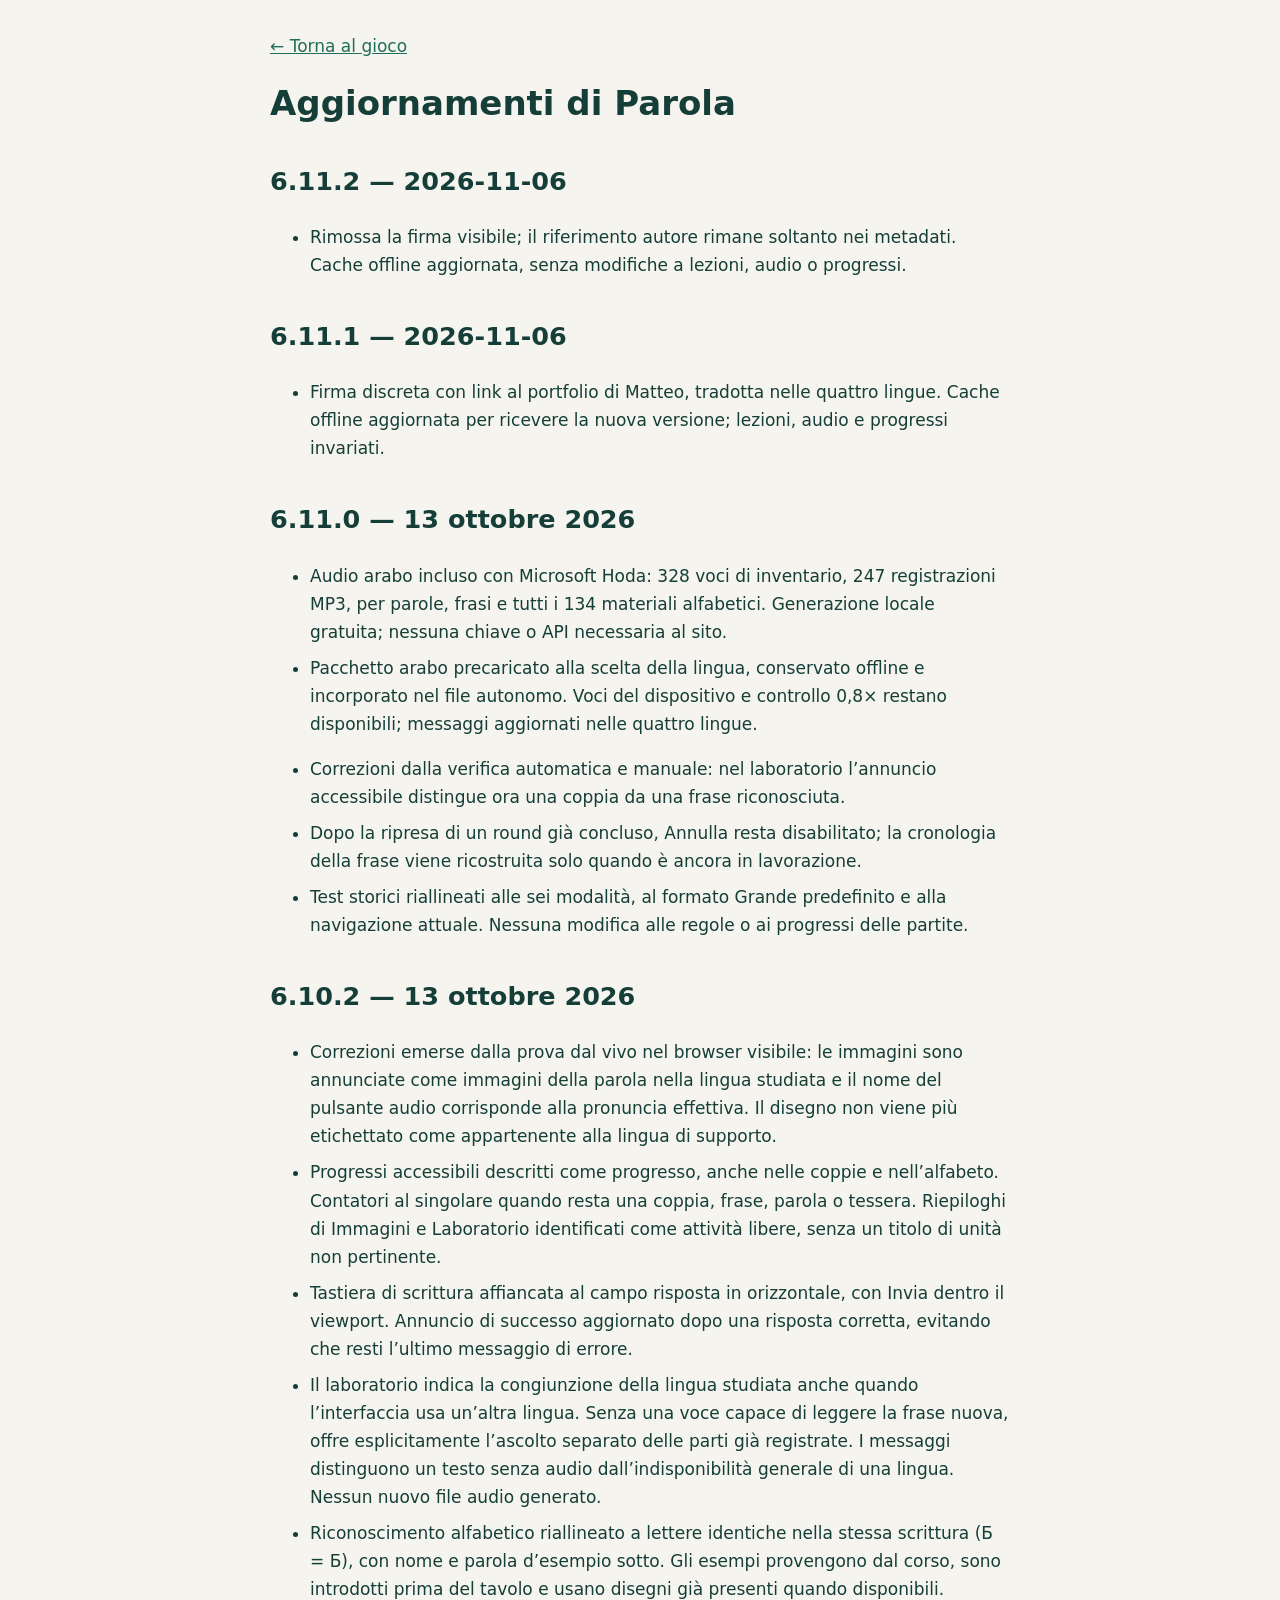
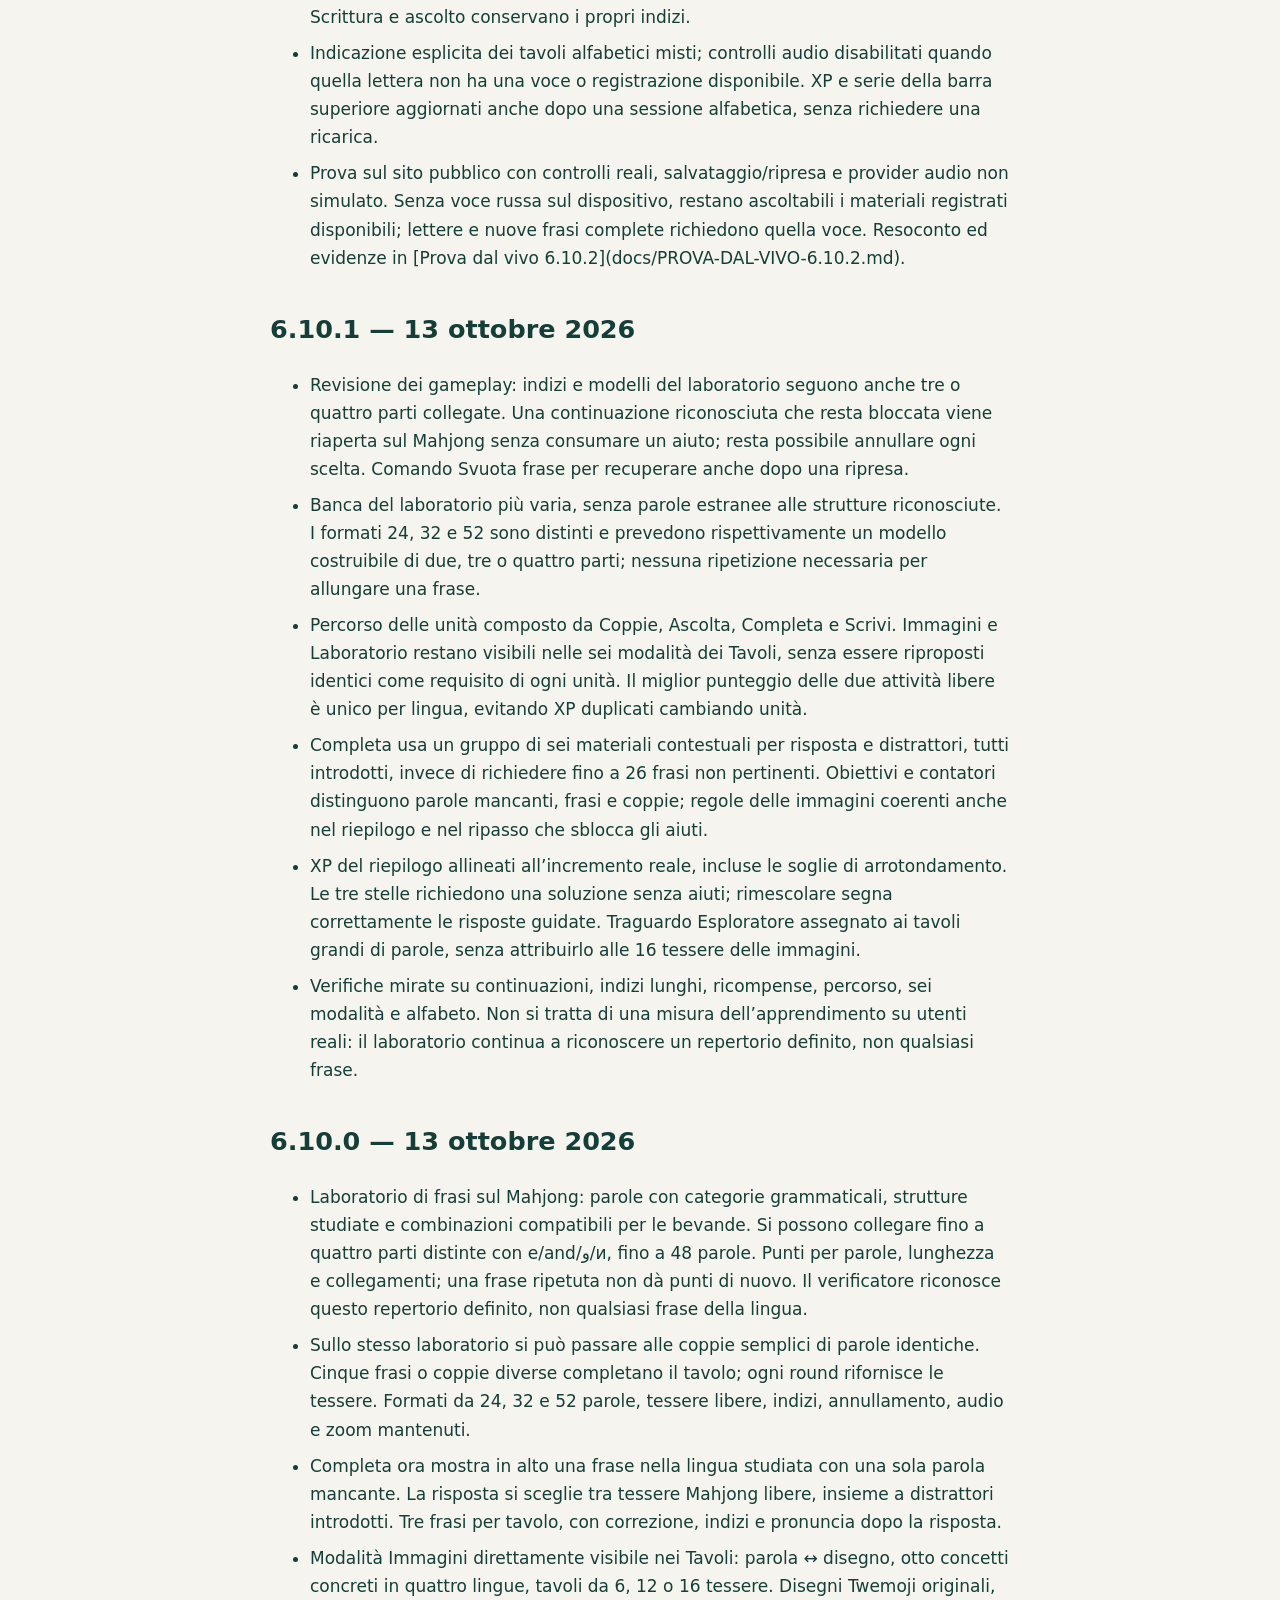
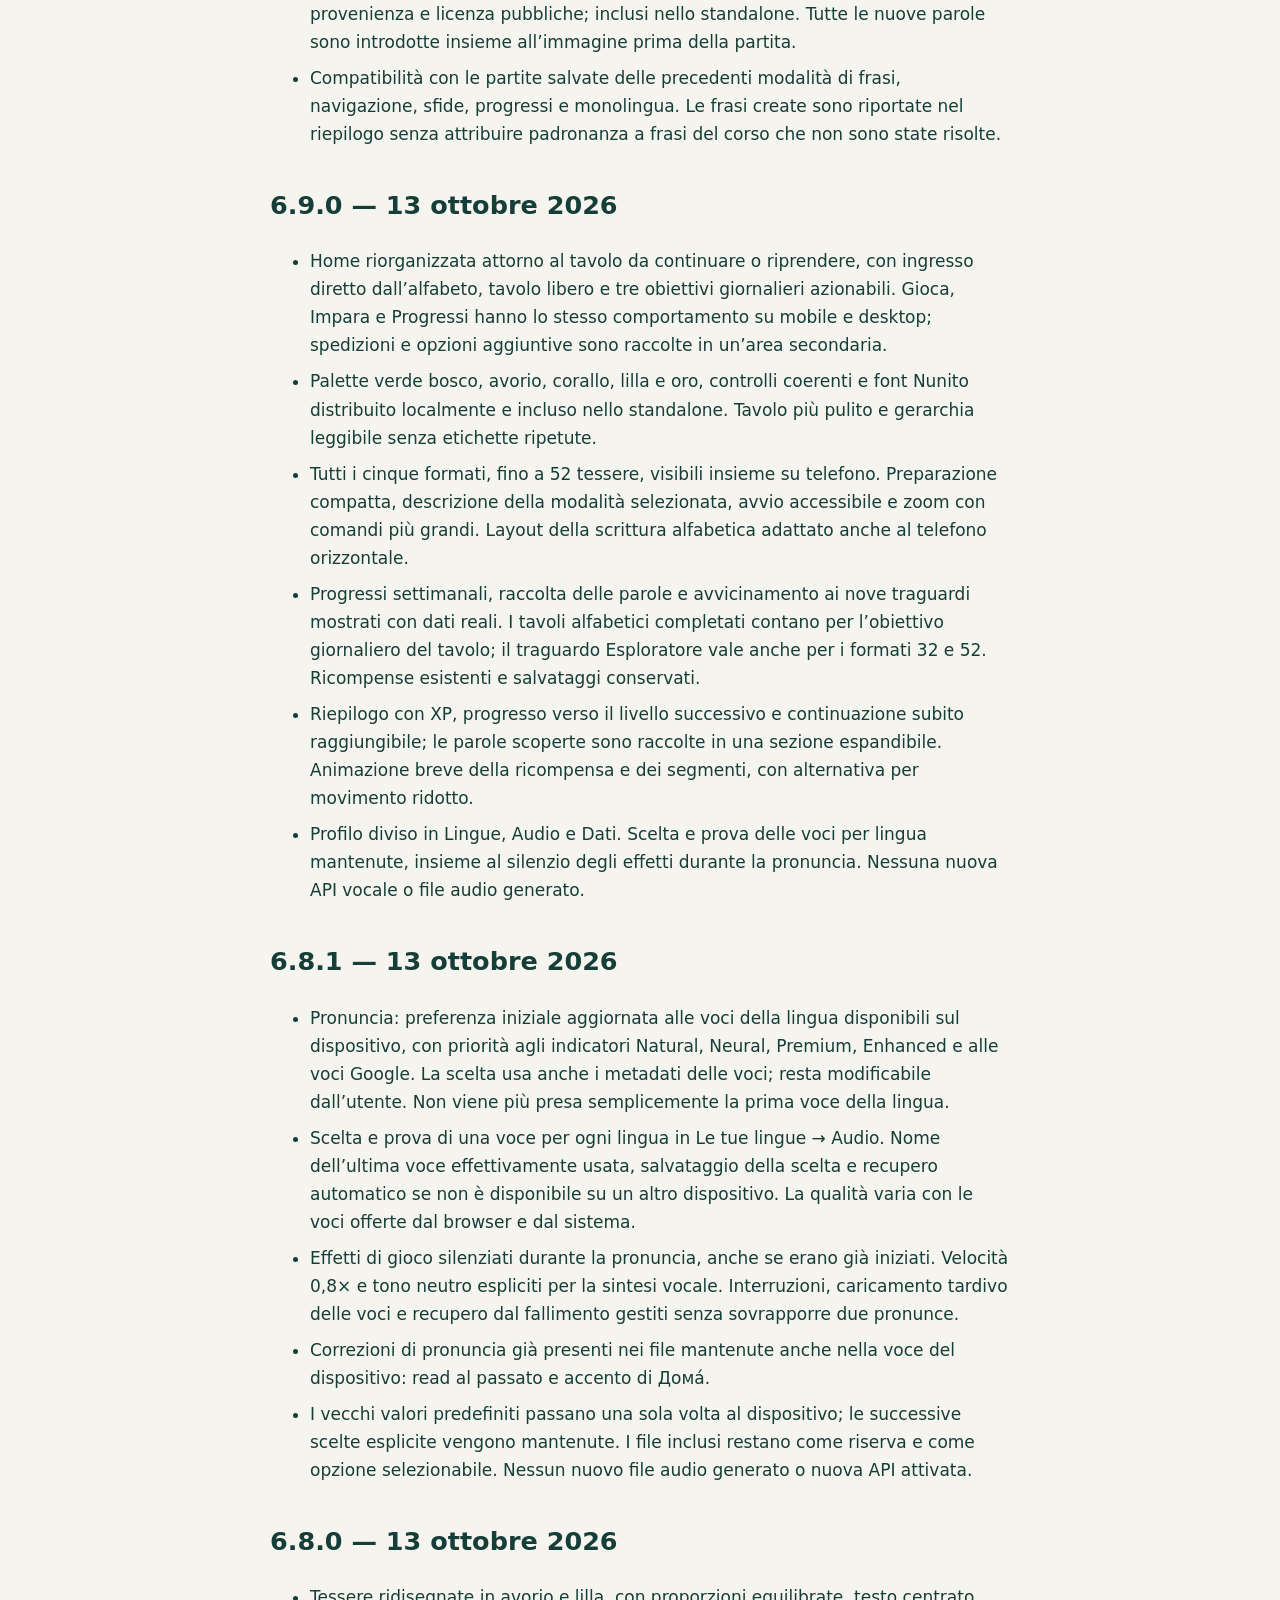
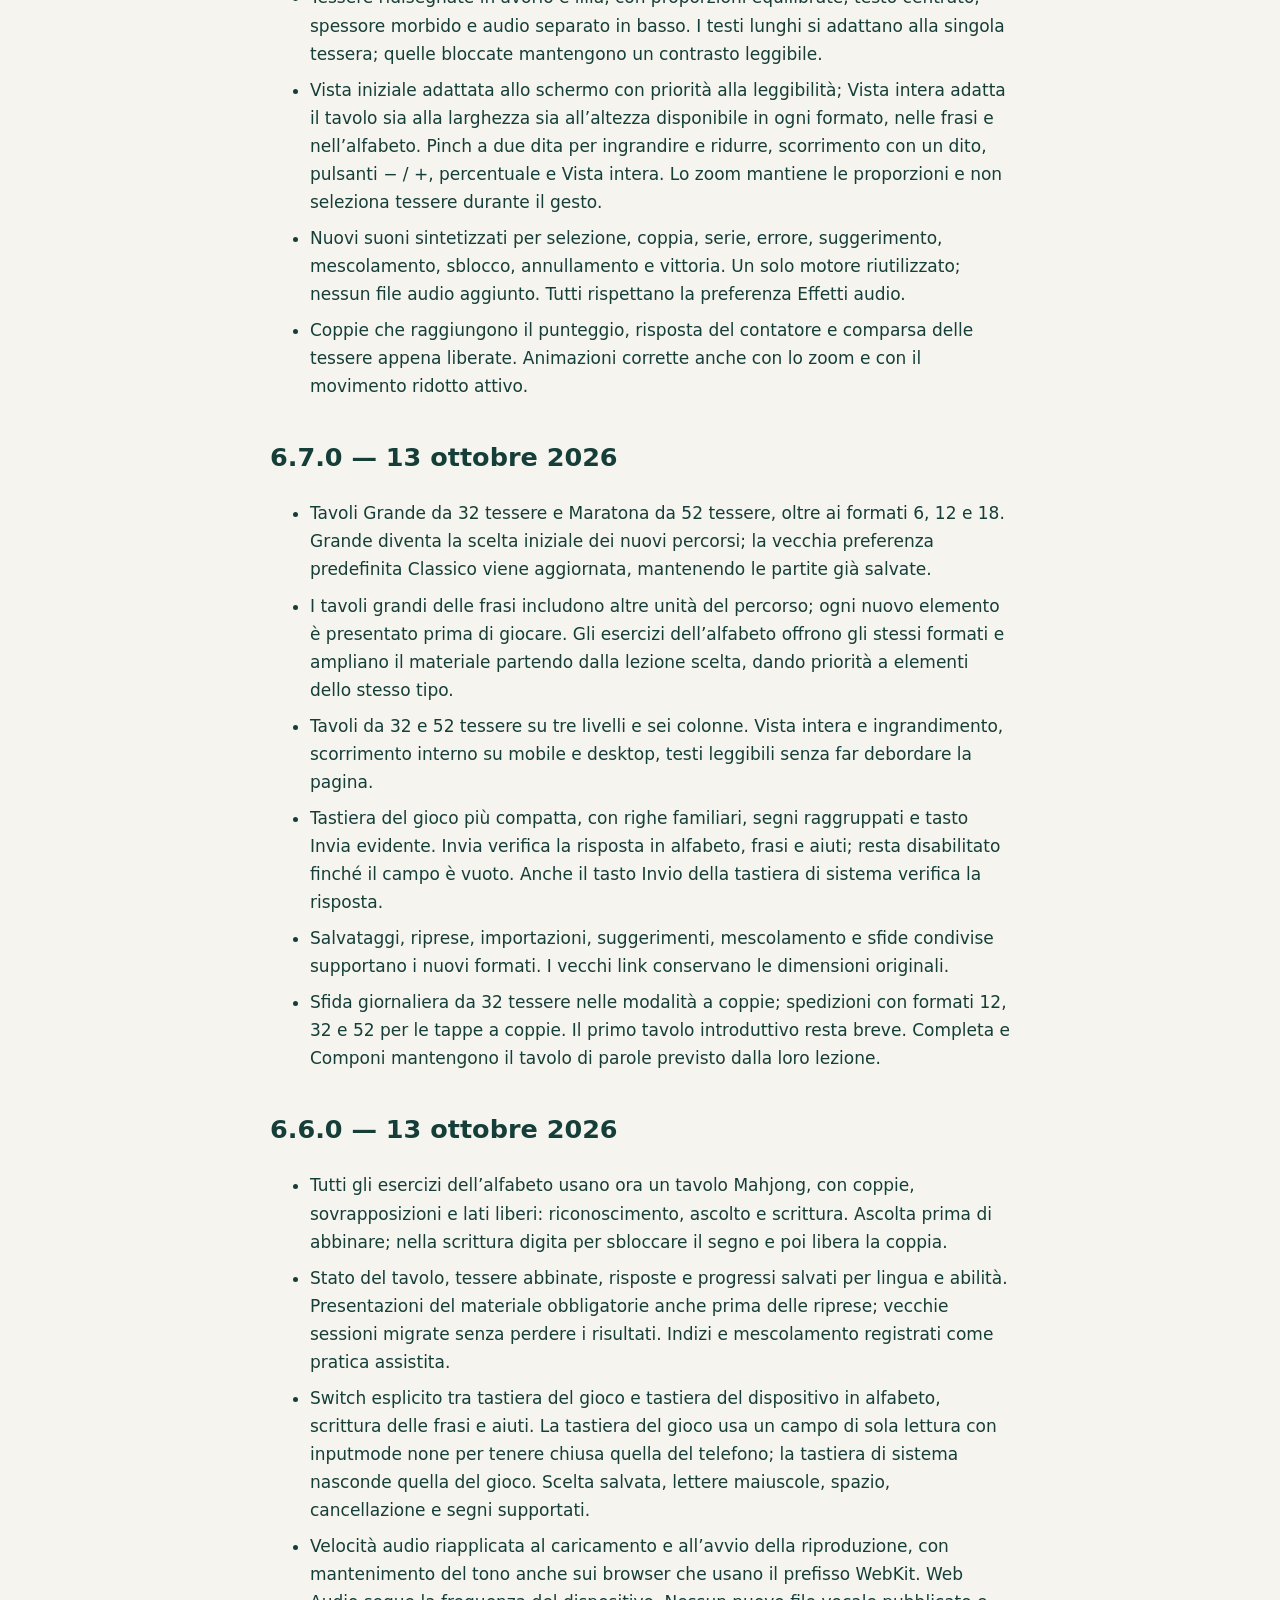
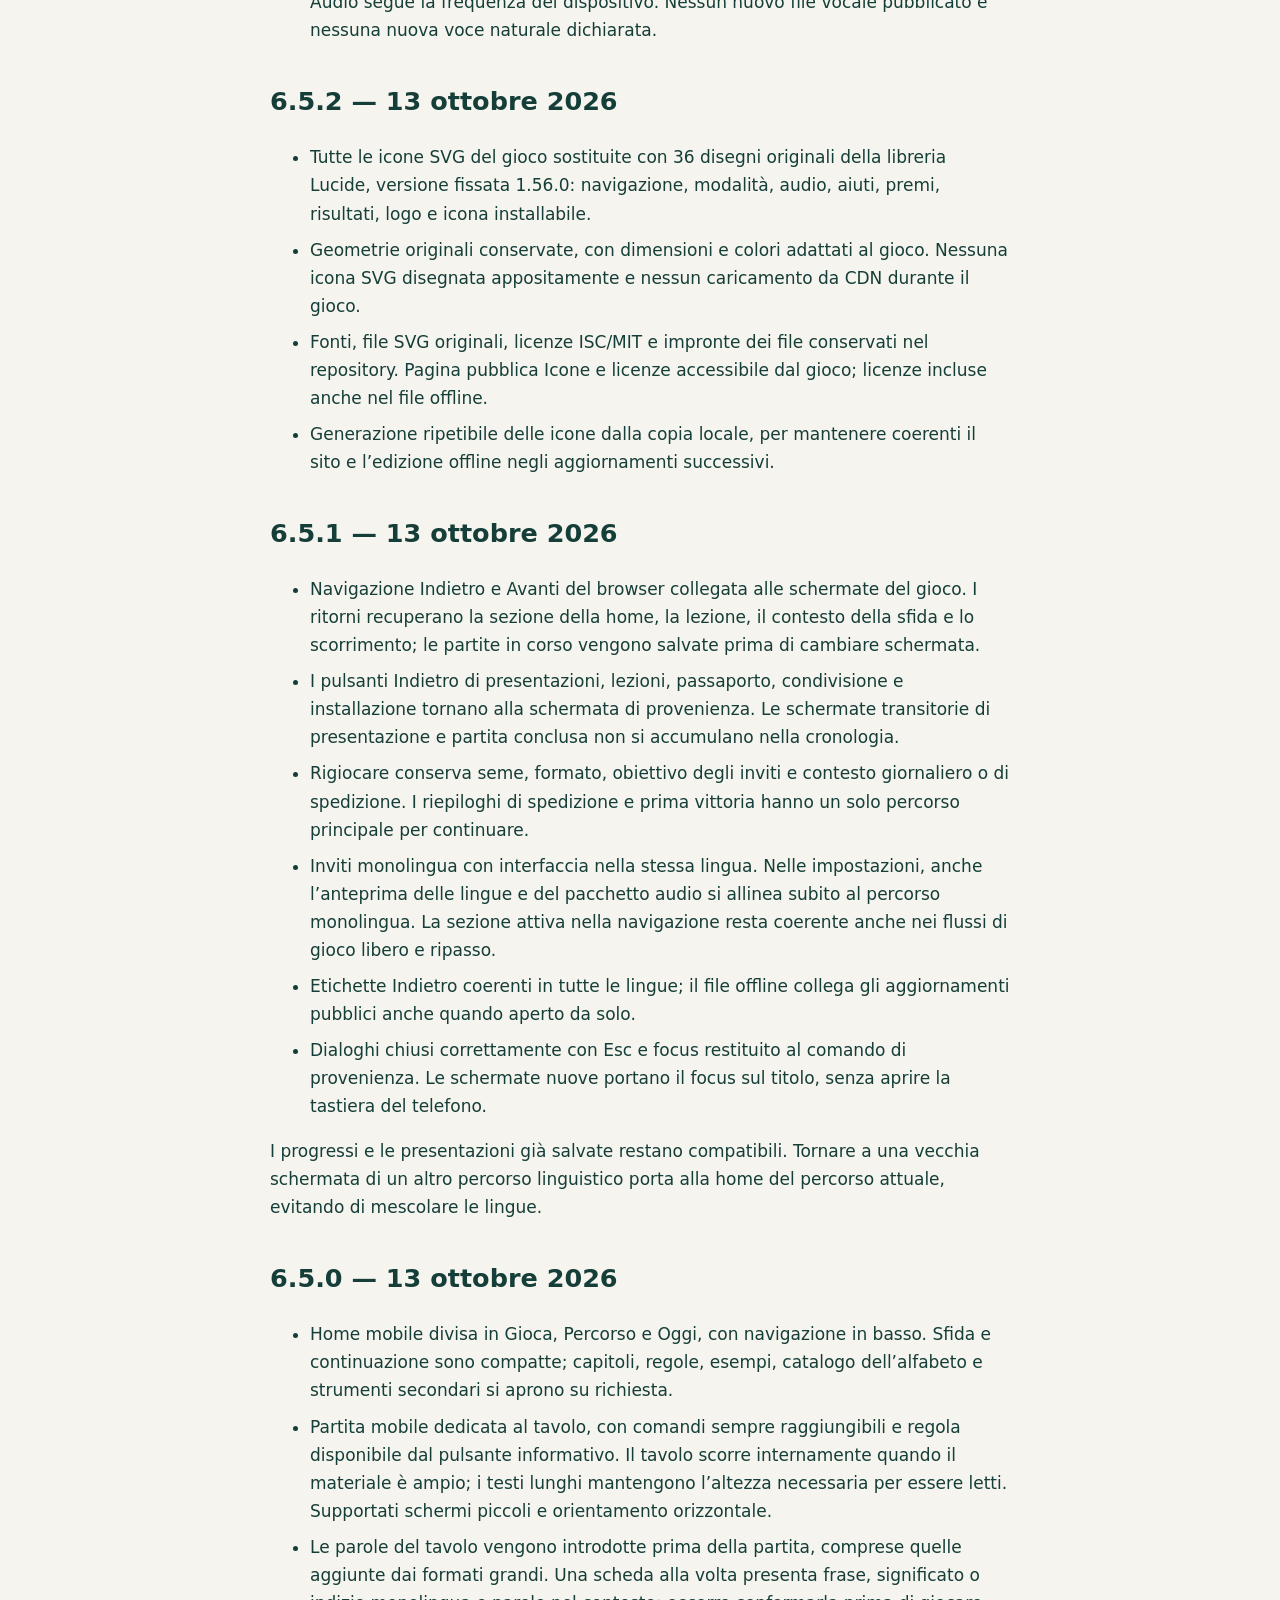
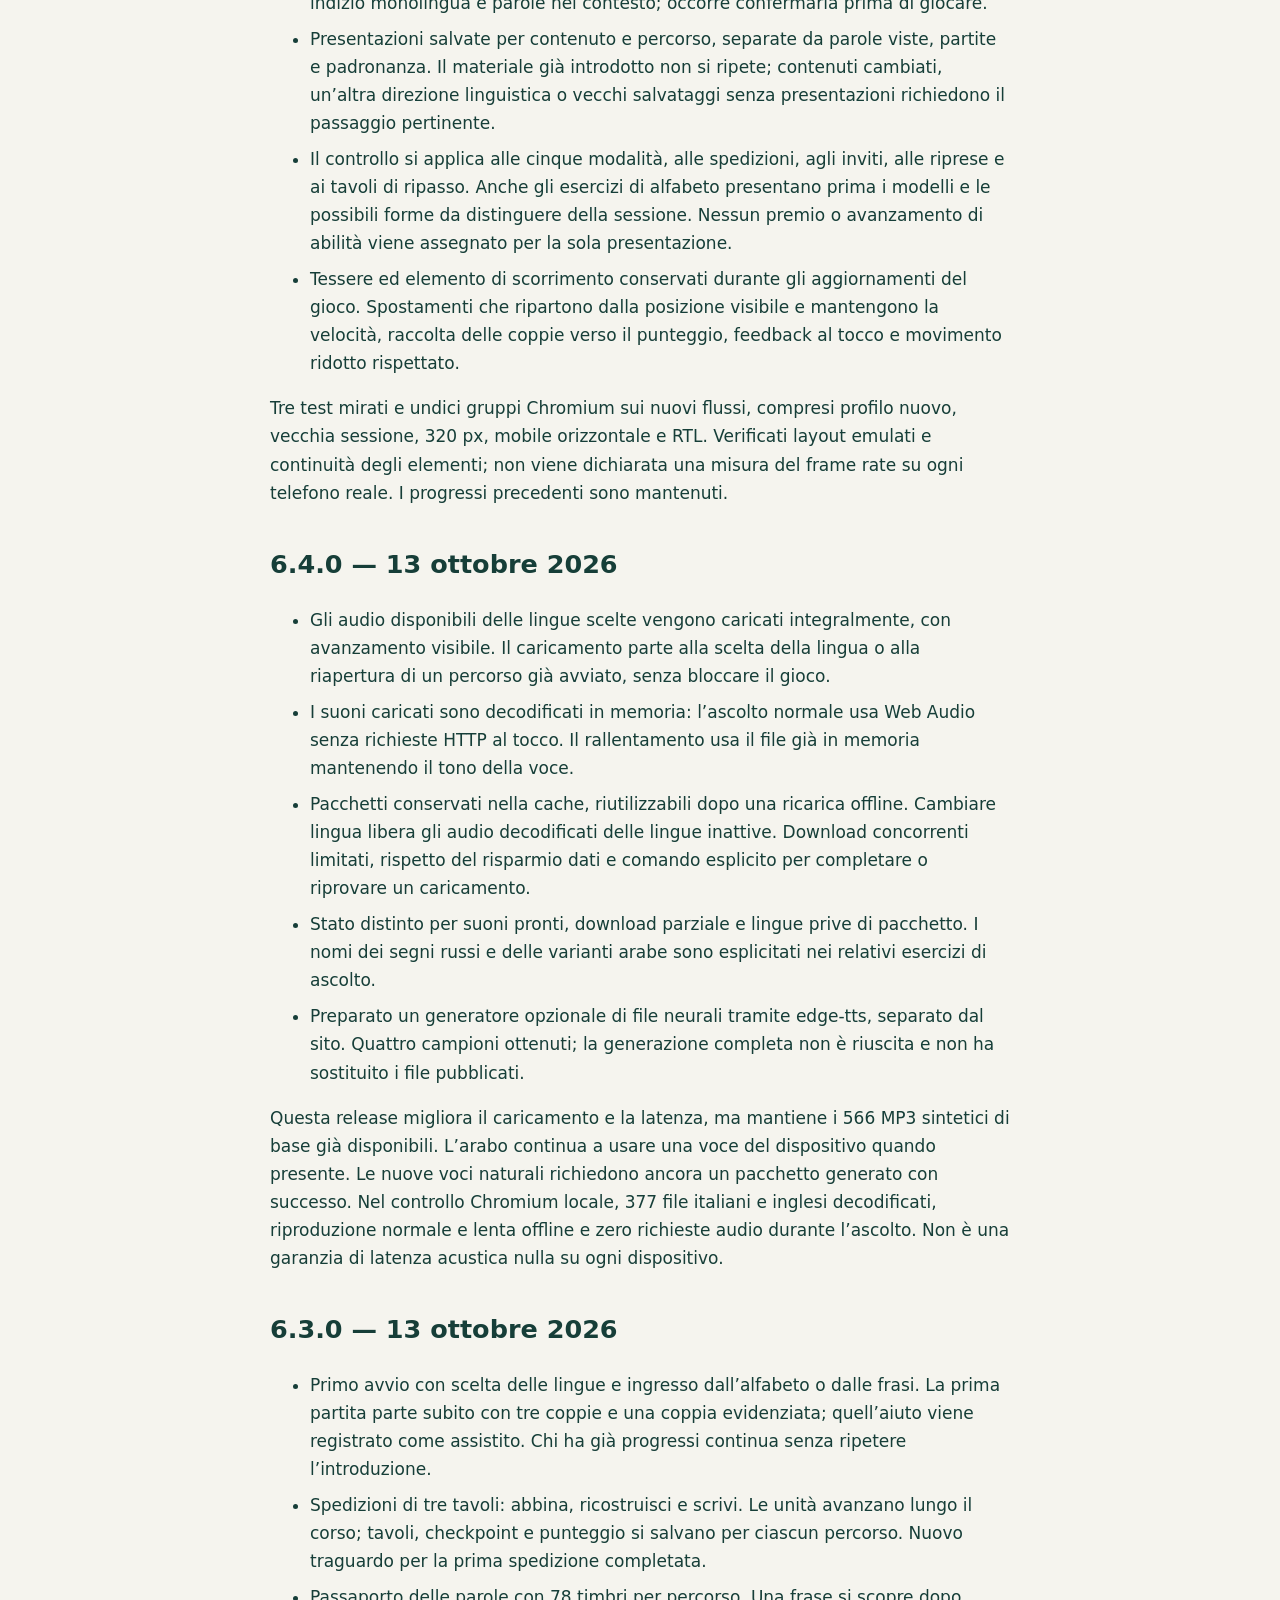
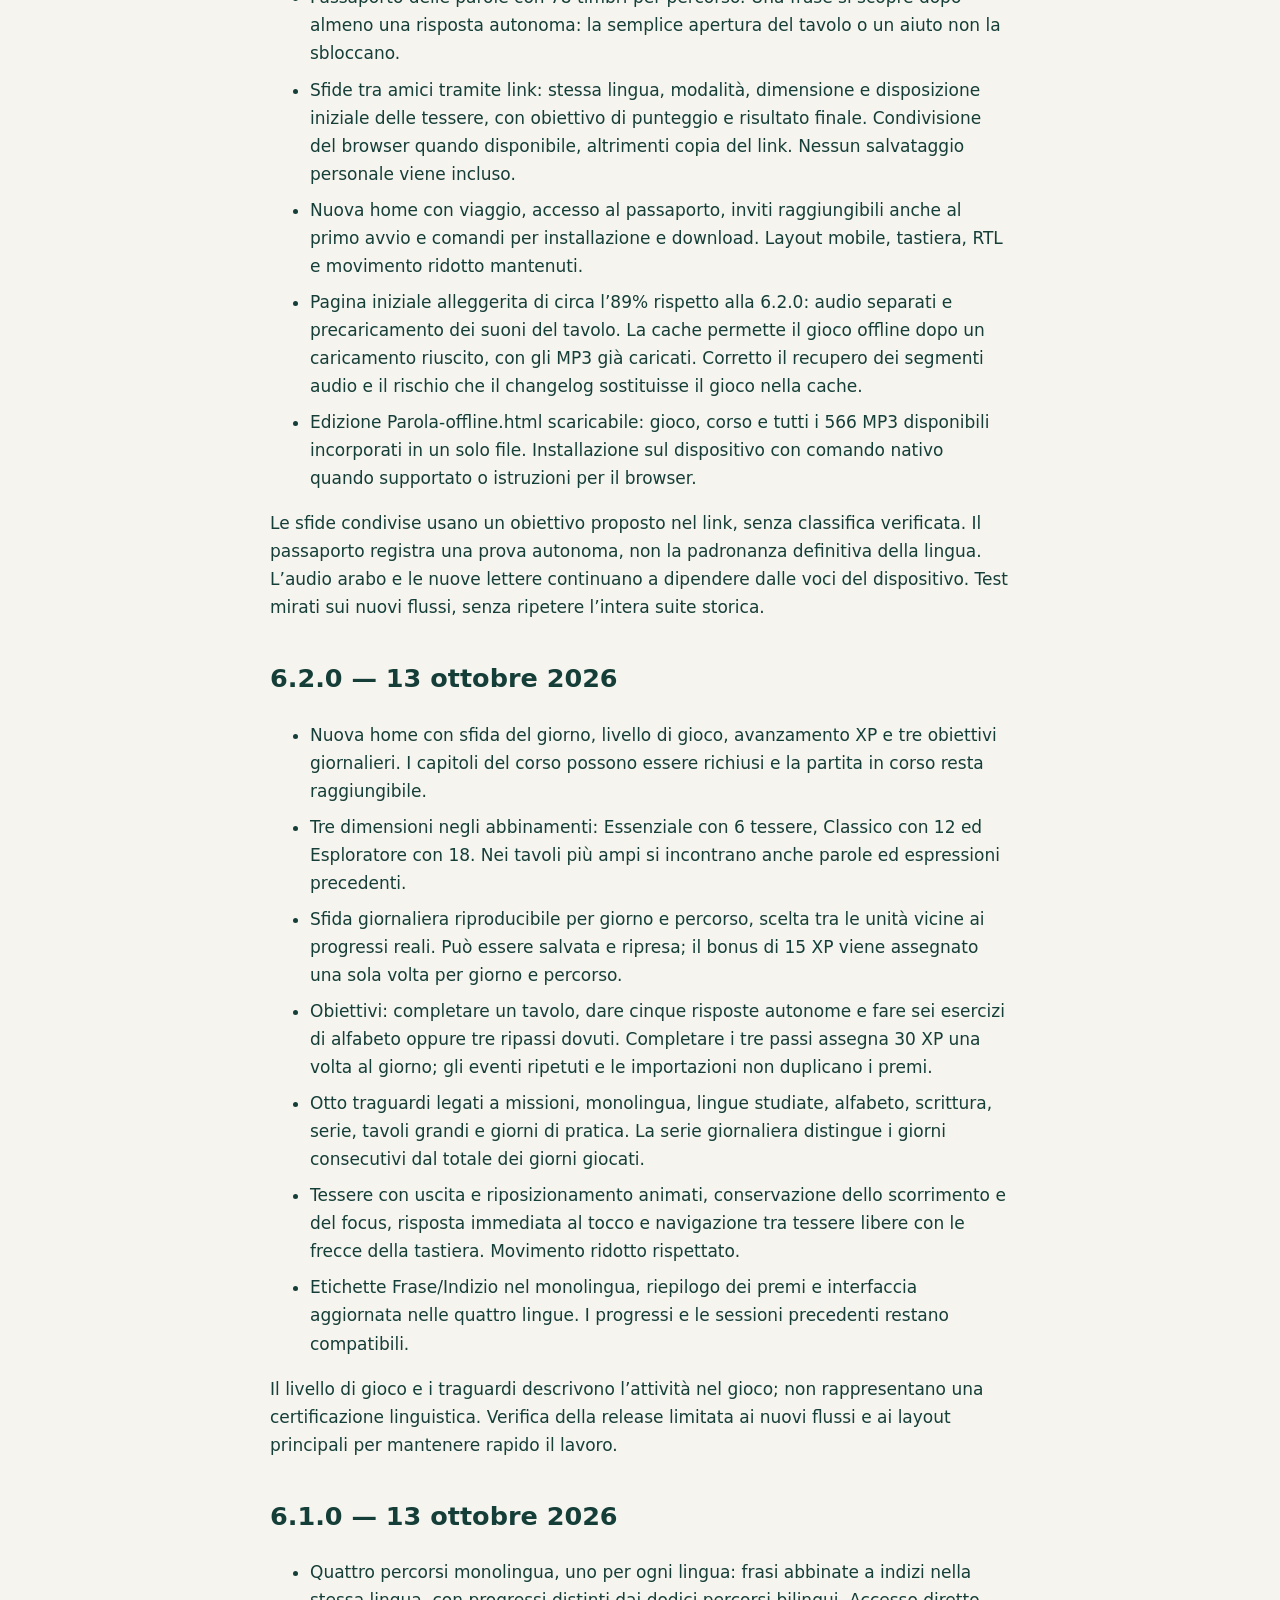
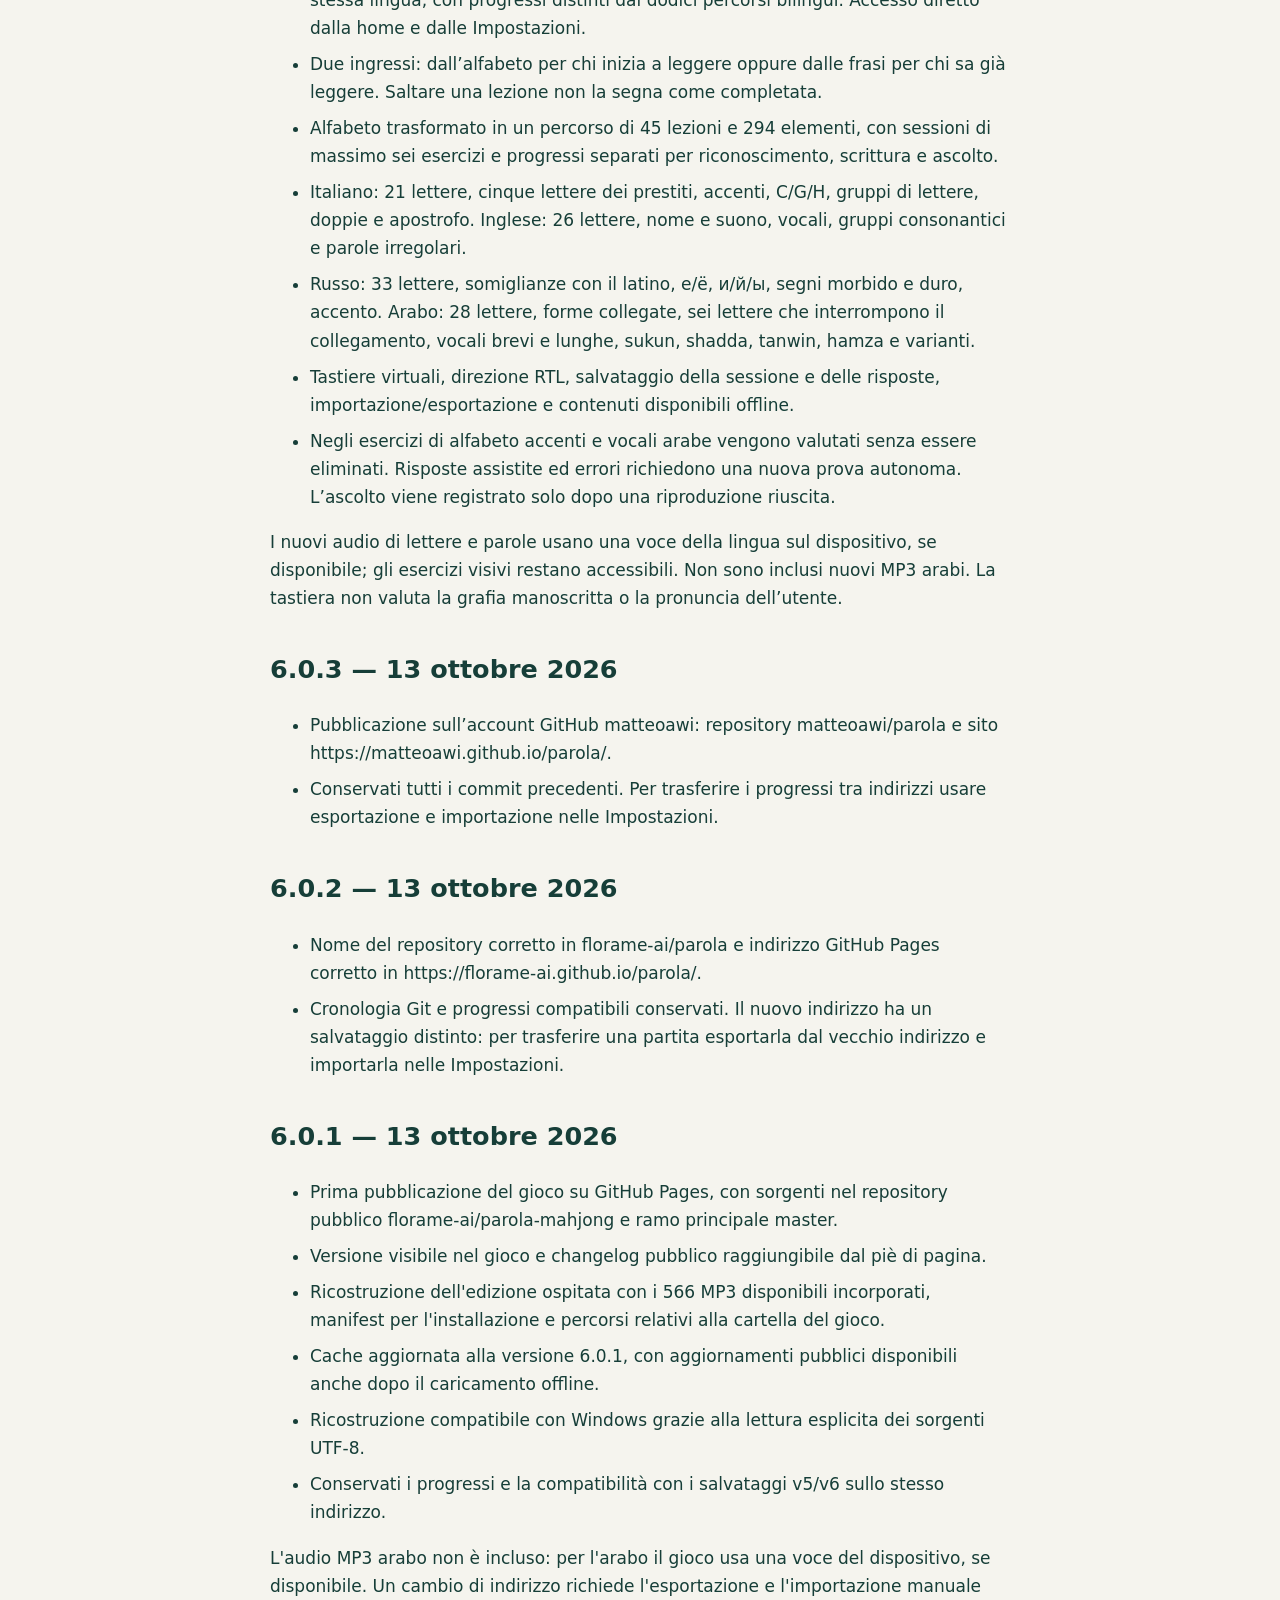
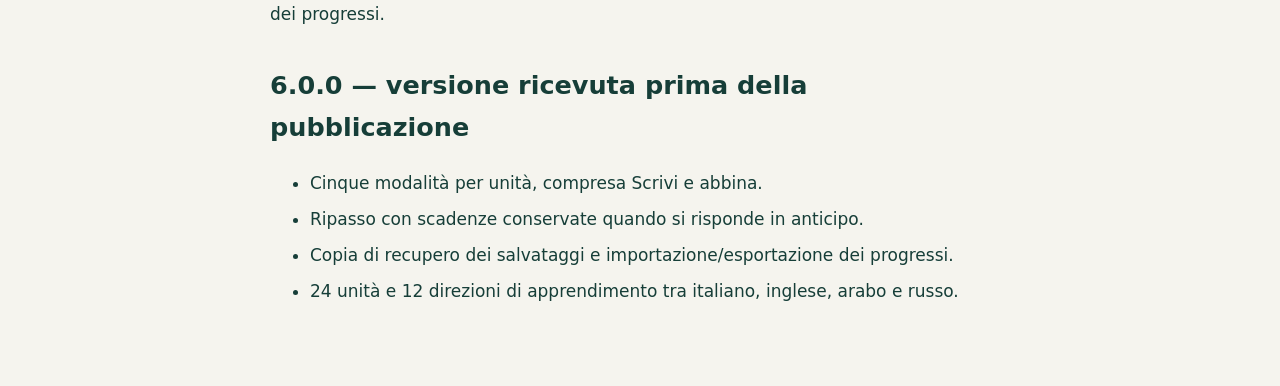
<file: changelog.html>
<!doctype html><html lang="it"><head><meta charset="utf-8"><meta name="viewport" content="width=device-width,initial-scale=1,viewport-fit=cover"><title>Aggiornamenti — Parola 6.11.2</title><meta name="application-version" content="6.11.2"><link rel="icon" href="./icon.svg"><style>body{margin:0;background:#f5f4ee;color:#163e38;font:17px/1.65 system-ui,sans-serif}main{max-width:740px;margin:0 auto;padding:32px 24px 64px}a{color:#216e5d}h1{line-height:1.2}h2{margin-top:36px}li{margin:8px 0}a:focus-visible{outline:3px solid #7461a4;outline-offset:4px}</style></head><body><main><a href="./">← Torna al gioco</a><h1>Aggiornamenti di Parola</h1><h2>6.11.2 — 2026-11-06</h2><ul><li>Rimossa la firma visibile; il riferimento autore rimane soltanto nei metadati. Cache offline aggiornata, senza modifiche a lezioni, audio o progressi.</li></ul><h2>6.11.1 — 2026-11-06</h2><ul><li>Firma discreta con link al portfolio di Matteo, tradotta nelle quattro lingue. Cache offline aggiornata per ricevere la nuova versione; lezioni, audio e progressi invariati.</li></ul><h2>6.11.0 — 13 ottobre 2026</h2><ul><li>Audio arabo incluso con Microsoft Hoda: 328 voci di inventario, 247 registrazioni MP3, per parole, frasi e tutti i 134 materiali alfabetici. Generazione locale gratuita; nessuna chiave o API necessaria al sito.</li><li>Pacchetto arabo precaricato alla scelta della lingua, conservato offline e incorporato nel file autonomo. Voci del dispositivo e controllo 0,8× restano disponibili; messaggi aggiornati nelle quattro lingue.</li></ul><ul><li>Correzioni dalla verifica automatica e manuale: nel laboratorio l’annuncio accessibile distingue ora una coppia da una frase riconosciuta.</li><li>Dopo la ripresa di un round già concluso, Annulla resta disabilitato; la cronologia della frase viene ricostruita solo quando è ancora in lavorazione.</li><li>Test storici riallineati alle sei modalità, al formato Grande predefinito e alla navigazione attuale. Nessuna modifica alle regole o ai progressi delle partite.</li></ul><h2>6.10.2 — 13 ottobre 2026</h2><ul><li>Correzioni emerse dalla prova dal vivo nel browser visibile: le immagini sono annunciate come immagini della parola nella lingua studiata e il nome del pulsante audio corrisponde alla pronuncia effettiva. Il disegno non viene più etichettato come appartenente alla lingua di supporto.</li><li>Progressi accessibili descritti come progresso, anche nelle coppie e nell’alfabeto. Contatori al singolare quando resta una coppia, frase, parola o tessera. Riepiloghi di Immagini e Laboratorio identificati come attività libere, senza un titolo di unità non pertinente.</li><li>Tastiera di scrittura affiancata al campo risposta in orizzontale, con Invia dentro il viewport. Annuncio di successo aggiornato dopo una risposta corretta, evitando che resti l’ultimo messaggio di errore.</li><li>Il laboratorio indica la congiunzione della lingua studiata anche quando l’interfaccia usa un’altra lingua. Senza una voce capace di leggere la frase nuova, offre esplicitamente l’ascolto separato delle parti già registrate. I messaggi distinguono un testo senza audio dall’indisponibilità generale di una lingua. Nessun nuovo file audio generato.</li><li>Riconoscimento alfabetico riallineato a lettere identiche nella stessa scrittura (Б = Б), con nome e parola d’esempio sotto. Gli esempi provengono dal corso, sono introdotti prima del tavolo e usano disegni già presenti quando disponibili. Scrittura e ascolto conservano i propri indizi.</li><li>Indicazione esplicita dei tavoli alfabetici misti; controlli audio disabilitati quando quella lettera non ha una voce o registrazione disponibile. XP e serie della barra superiore aggiornati anche dopo una sessione alfabetica, senza richiedere una ricarica.</li><li>Prova sul sito pubblico con controlli reali, salvataggio/ripresa e provider audio non simulato. Senza voce russa sul dispositivo, restano ascoltabili i materiali registrati disponibili; lettere e nuove frasi complete richiedono quella voce. Resoconto ed evidenze in [Prova dal vivo 6.10.2](docs/PROVA-DAL-VIVO-6.10.2.md).</li></ul><h2>6.10.1 — 13 ottobre 2026</h2><ul><li>Revisione dei gameplay: indizi e modelli del laboratorio seguono anche tre o quattro parti collegate. Una continuazione riconosciuta che resta bloccata viene riaperta sul Mahjong senza consumare un aiuto; resta possibile annullare ogni scelta. Comando Svuota frase per recuperare anche dopo una ripresa.</li><li>Banca del laboratorio più varia, senza parole estranee alle strutture riconosciute. I formati 24, 32 e 52 sono distinti e prevedono rispettivamente un modello costruibile di due, tre o quattro parti; nessuna ripetizione necessaria per allungare una frase.</li><li>Percorso delle unità composto da Coppie, Ascolta, Completa e Scrivi. Immagini e Laboratorio restano visibili nelle sei modalità dei Tavoli, senza essere riproposti identici come requisito di ogni unità. Il miglior punteggio delle due attività libere è unico per lingua, evitando XP duplicati cambiando unità.</li><li>Completa usa un gruppo di sei materiali contestuali per risposta e distrattori, tutti introdotti, invece di richiedere fino a 26 frasi non pertinenti. Obiettivi e contatori distinguono parole mancanti, frasi e coppie; regole delle immagini coerenti anche nel riepilogo e nel ripasso che sblocca gli aiuti.</li><li>XP del riepilogo allineati all’incremento reale, incluse le soglie di arrotondamento. Le tre stelle richiedono una soluzione senza aiuti; rimescolare segna correttamente le risposte guidate. Traguardo Esploratore assegnato ai tavoli grandi di parole, senza attribuirlo alle 16 tessere delle immagini.</li><li>Verifiche mirate su continuazioni, indizi lunghi, ricompense, percorso, sei modalità e alfabeto. Non si tratta di una misura dell’apprendimento su utenti reali: il laboratorio continua a riconoscere un repertorio definito, non qualsiasi frase.</li></ul><h2>6.10.0 — 13 ottobre 2026</h2><ul><li>Laboratorio di frasi sul Mahjong: parole con categorie grammaticali, strutture studiate e combinazioni compatibili per le bevande. Si possono collegare fino a quattro parti distinte con e/and/و/и, fino a 48 parole. Punti per parole, lunghezza e collegamenti; una frase ripetuta non dà punti di nuovo. Il verificatore riconosce questo repertorio definito, non qualsiasi frase della lingua.</li><li>Sullo stesso laboratorio si può passare alle coppie semplici di parole identiche. Cinque frasi o coppie diverse completano il tavolo; ogni round rifornisce le tessere. Formati da 24, 32 e 52 parole, tessere libere, indizi, annullamento, audio e zoom mantenuti.</li><li>Completa ora mostra in alto una frase nella lingua studiata con una sola parola mancante. La risposta si sceglie tra tessere Mahjong libere, insieme a distrattori introdotti. Tre frasi per tavolo, con correzione, indizi e pronuncia dopo la risposta.</li><li>Modalità Immagini direttamente visibile nei Tavoli: parola ↔ disegno, otto concetti concreti in quattro lingue, tavoli da 6, 12 o 16 tessere. Disegni Twemoji originali, provenienza e licenza pubbliche; inclusi nello standalone. Tutte le nuove parole sono introdotte insieme all’immagine prima della partita.</li><li>Compatibilità con le partite salvate delle precedenti modalità di frasi, navigazione, sfide, progressi e monolingua. Le frasi create sono riportate nel riepilogo senza attribuire padronanza a frasi del corso che non sono state risolte.</li></ul><h2>6.9.0 — 13 ottobre 2026</h2><ul><li>Home riorganizzata attorno al tavolo da continuare o riprendere, con ingresso diretto dall’alfabeto, tavolo libero e tre obiettivi giornalieri azionabili. Gioca, Impara e Progressi hanno lo stesso comportamento su mobile e desktop; spedizioni e opzioni aggiuntive sono raccolte in un’area secondaria.</li><li>Palette verde bosco, avorio, corallo, lilla e oro, controlli coerenti e font Nunito distribuito localmente e incluso nello standalone. Tavolo più pulito e gerarchia leggibile senza etichette ripetute.</li><li>Tutti i cinque formati, fino a 52 tessere, visibili insieme su telefono. Preparazione compatta, descrizione della modalità selezionata, avvio accessibile e zoom con comandi più grandi. Layout della scrittura alfabetica adattato anche al telefono orizzontale.</li><li>Progressi settimanali, raccolta delle parole e avvicinamento ai nove traguardi mostrati con dati reali. I tavoli alfabetici completati contano per l’obiettivo giornaliero del tavolo; il traguardo Esploratore vale anche per i formati 32 e 52. Ricompense esistenti e salvataggi conservati.</li><li>Riepilogo con XP, progresso verso il livello successivo e continuazione subito raggiungibile; le parole scoperte sono raccolte in una sezione espandibile. Animazione breve della ricompensa e dei segmenti, con alternativa per movimento ridotto.</li><li>Profilo diviso in Lingue, Audio e Dati. Scelta e prova delle voci per lingua mantenute, insieme al silenzio degli effetti durante la pronuncia. Nessuna nuova API vocale o file audio generato.</li></ul><h2>6.8.1 — 13 ottobre 2026</h2><ul><li>Pronuncia: preferenza iniziale aggiornata alle voci della lingua disponibili sul dispositivo, con priorità agli indicatori Natural, Neural, Premium, Enhanced e alle voci Google. La scelta usa anche i metadati delle voci; resta modificabile dall’utente. Non viene più presa semplicemente la prima voce della lingua.</li><li>Scelta e prova di una voce per ogni lingua in Le tue lingue → Audio. Nome dell’ultima voce effettivamente usata, salvataggio della scelta e recupero automatico se non è disponibile su un altro dispositivo. La qualità varia con le voci offerte dal browser e dal sistema.</li><li>Effetti di gioco silenziati durante la pronuncia, anche se erano già iniziati. Velocità 0,8× e tono neutro espliciti per la sintesi vocale. Interruzioni, caricamento tardivo delle voci e recupero dal fallimento gestiti senza sovrapporre due pronunce.</li><li>Correzioni di pronuncia già presenti nei file mantenute anche nella voce del dispositivo: read al passato e accento di Дома́.</li><li>I vecchi valori predefiniti passano una sola volta al dispositivo; le successive scelte esplicite vengono mantenute. I file inclusi restano come riserva e come opzione selezionabile. Nessun nuovo file audio generato o nuova API attivata.</li></ul><h2>6.8.0 — 13 ottobre 2026</h2><ul><li>Tessere ridisegnate in avorio e lilla, con proporzioni equilibrate, testo centrato, spessore morbido e audio separato in basso. I testi lunghi si adattano alla singola tessera; quelle bloccate mantengono un contrasto leggibile.</li><li>Vista iniziale adattata allo schermo con priorità alla leggibilità; Vista intera adatta il tavolo sia alla larghezza sia all’altezza disponibile in ogni formato, nelle frasi e nell’alfabeto. Pinch a due dita per ingrandire e ridurre, scorrimento con un dito, pulsanti − / +, percentuale e Vista intera. Lo zoom mantiene le proporzioni e non seleziona tessere durante il gesto.</li><li>Nuovi suoni sintetizzati per selezione, coppia, serie, errore, suggerimento, mescolamento, sblocco, annullamento e vittoria. Un solo motore riutilizzato; nessun file audio aggiunto. Tutti rispettano la preferenza Effetti audio.</li><li>Coppie che raggiungono il punteggio, risposta del contatore e comparsa delle tessere appena liberate. Animazioni corrette anche con lo zoom e con il movimento ridotto attivo.</li></ul><h2>6.7.0 — 13 ottobre 2026</h2><ul><li>Tavoli Grande da 32 tessere e Maratona da 52 tessere, oltre ai formati 6, 12 e 18. Grande diventa la scelta iniziale dei nuovi percorsi; la vecchia preferenza predefinita Classico viene aggiornata, mantenendo le partite già salvate.</li><li>I tavoli grandi delle frasi includono altre unità del percorso; ogni nuovo elemento è presentato prima di giocare. Gli esercizi dell’alfabeto offrono gli stessi formati e ampliano il materiale partendo dalla lezione scelta, dando priorità a elementi dello stesso tipo.</li><li>Tavoli da 32 e 52 tessere su tre livelli e sei colonne. Vista intera e ingrandimento, scorrimento interno su mobile e desktop, testi leggibili senza far debordare la pagina.</li><li>Tastiera del gioco più compatta, con righe familiari, segni raggruppati e tasto Invia evidente. Invia verifica la risposta in alfabeto, frasi e aiuti; resta disabilitato finché il campo è vuoto. Anche il tasto Invio della tastiera di sistema verifica la risposta.</li><li>Salvataggi, riprese, importazioni, suggerimenti, mescolamento e sfide condivise supportano i nuovi formati. I vecchi link conservano le dimensioni originali.</li><li>Sfida giornaliera da 32 tessere nelle modalità a coppie; spedizioni con formati 12, 32 e 52 per le tappe a coppie. Il primo tavolo introduttivo resta breve. Completa e Componi mantengono il tavolo di parole previsto dalla loro lezione.</li></ul><h2>6.6.0 — 13 ottobre 2026</h2><ul><li>Tutti gli esercizi dell’alfabeto usano ora un tavolo Mahjong, con coppie, sovrapposizioni e lati liberi: riconoscimento, ascolto e scrittura. Ascolta prima di abbinare; nella scrittura digita per sbloccare il segno e poi libera la coppia.</li><li>Stato del tavolo, tessere abbinate, risposte e progressi salvati per lingua e abilità. Presentazioni del materiale obbligatorie anche prima delle riprese; vecchie sessioni migrate senza perdere i risultati. Indizi e mescolamento registrati come pratica assistita.</li><li>Switch esplicito tra tastiera del gioco e tastiera del dispositivo in alfabeto, scrittura delle frasi e aiuti. La tastiera del gioco usa un campo di sola lettura con inputmode none per tenere chiusa quella del telefono; la tastiera di sistema nasconde quella del gioco. Scelta salvata, lettere maiuscole, spazio, cancellazione e segni supportati.</li><li>Velocità audio riapplicata al caricamento e all’avvio della riproduzione, con mantenimento del tono anche sui browser che usano il prefisso WebKit. Web Audio segue la frequenza del dispositivo. Nessun nuovo file vocale pubblicato e nessuna nuova voce naturale dichiarata.</li></ul><h2>6.5.2 — 13 ottobre 2026</h2><ul><li>Tutte le icone SVG del gioco sostituite con 36 disegni originali della libreria Lucide, versione fissata 1.56.0: navigazione, modalità, audio, aiuti, premi, risultati, logo e icona installabile.</li><li>Geometrie originali conservate, con dimensioni e colori adattati al gioco. Nessuna icona SVG disegnata appositamente e nessun caricamento da CDN durante il gioco.</li><li>Fonti, file SVG originali, licenze ISC/MIT e impronte dei file conservati nel repository. Pagina pubblica Icone e licenze accessibile dal gioco; licenze incluse anche nel file offline.</li><li>Generazione ripetibile delle icone dalla copia locale, per mantenere coerenti il sito e l’edizione offline negli aggiornamenti successivi.</li></ul><h2>6.5.1 — 13 ottobre 2026</h2><ul><li>Navigazione Indietro e Avanti del browser collegata alle schermate del gioco. I ritorni recuperano la sezione della home, la lezione, il contesto della sfida e lo scorrimento; le partite in corso vengono salvate prima di cambiare schermata.</li><li>I pulsanti Indietro di presentazioni, lezioni, passaporto, condivisione e installazione tornano alla schermata di provenienza. Le schermate transitorie di presentazione e partita conclusa non si accumulano nella cronologia.</li><li>Rigiocare conserva seme, formato, obiettivo degli inviti e contesto giornaliero o di spedizione. I riepiloghi di spedizione e prima vittoria hanno un solo percorso principale per continuare.</li><li>Inviti monolingua con interfaccia nella stessa lingua. Nelle impostazioni, anche l’anteprima delle lingue e del pacchetto audio si allinea subito al percorso monolingua. La sezione attiva nella navigazione resta coerente anche nei flussi di gioco libero e ripasso.</li><li>Etichette Indietro coerenti in tutte le lingue; il file offline collega gli aggiornamenti pubblici anche quando aperto da solo.</li><li>Dialoghi chiusi correttamente con Esc e focus restituito al comando di provenienza. Le schermate nuove portano il focus sul titolo, senza aprire la tastiera del telefono.</li></ul><p>I progressi e le presentazioni già salvate restano compatibili. Tornare a una vecchia schermata di un altro percorso linguistico porta alla home del percorso attuale, evitando di mescolare le lingue.</p><h2>6.5.0 — 13 ottobre 2026</h2><ul><li>Home mobile divisa in Gioca, Percorso e Oggi, con navigazione in basso. Sfida e continuazione sono compatte; capitoli, regole, esempi, catalogo dell’alfabeto e strumenti secondari si aprono su richiesta.</li><li>Partita mobile dedicata al tavolo, con comandi sempre raggiungibili e regola disponibile dal pulsante informativo. Il tavolo scorre internamente quando il materiale è ampio; i testi lunghi mantengono l’altezza necessaria per essere letti. Supportati schermi piccoli e orientamento orizzontale.</li><li>Le parole del tavolo vengono introdotte prima della partita, comprese quelle aggiunte dai formati grandi. Una scheda alla volta presenta frase, significato o indizio monolingua e parole nel contesto; occorre confermarla prima di giocare.</li><li>Presentazioni salvate per contenuto e percorso, separate da parole viste, partite e padronanza. Il materiale già introdotto non si ripete; contenuti cambiati, un’altra direzione linguistica o vecchi salvataggi senza presentazioni richiedono il passaggio pertinente.</li><li>Il controllo si applica alle cinque modalità, alle spedizioni, agli inviti, alle riprese e ai tavoli di ripasso. Anche gli esercizi di alfabeto presentano prima i modelli e le possibili forme da distinguere della sessione. Nessun premio o avanzamento di abilità viene assegnato per la sola presentazione.</li><li>Tessere ed elemento di scorrimento conservati durante gli aggiornamenti del gioco. Spostamenti che ripartono dalla posizione visibile e mantengono la velocità, raccolta delle coppie verso il punteggio, feedback al tocco e movimento ridotto rispettato.</li></ul><p>Tre test mirati e undici gruppi Chromium sui nuovi flussi, compresi profilo nuovo, vecchia sessione, 320 px, mobile orizzontale e RTL. Verificati layout emulati e continuità degli elementi; non viene dichiarata una misura del frame rate su ogni telefono reale. I progressi precedenti sono mantenuti.</p><h2>6.4.0 — 13 ottobre 2026</h2><ul><li>Gli audio disponibili delle lingue scelte vengono caricati integralmente, con avanzamento visibile. Il caricamento parte alla scelta della lingua o alla riapertura di un percorso già avviato, senza bloccare il gioco.</li><li>I suoni caricati sono decodificati in memoria: l’ascolto normale usa Web Audio senza richieste HTTP al tocco. Il rallentamento usa il file già in memoria mantenendo il tono della voce.</li><li>Pacchetti conservati nella cache, riutilizzabili dopo una ricarica offline. Cambiare lingua libera gli audio decodificati delle lingue inattive. Download concorrenti limitati, rispetto del risparmio dati e comando esplicito per completare o riprovare un caricamento.</li><li>Stato distinto per suoni pronti, download parziale e lingue prive di pacchetto. I nomi dei segni russi e delle varianti arabe sono esplicitati nei relativi esercizi di ascolto.</li><li>Preparato un generatore opzionale di file neurali tramite edge-tts, separato dal sito. Quattro campioni ottenuti; la generazione completa non è riuscita e non ha sostituito i file pubblicati.</li></ul><p>Questa release migliora il caricamento e la latenza, ma mantiene i 566 MP3 sintetici di base già disponibili. L’arabo continua a usare una voce del dispositivo quando presente. Le nuove voci naturali richiedono ancora un pacchetto generato con successo. Nel controllo Chromium locale, 377 file italiani e inglesi decodificati, riproduzione normale e lenta offline e zero richieste audio durante l’ascolto. Non è una garanzia di latenza acustica nulla su ogni dispositivo.</p><h2>6.3.0 — 13 ottobre 2026</h2><ul><li>Primo avvio con scelta delle lingue e ingresso dall’alfabeto o dalle frasi. La prima partita parte subito con tre coppie e una coppia evidenziata; quell’aiuto viene registrato come assistito. Chi ha già progressi continua senza ripetere l’introduzione.</li><li>Spedizioni di tre tavoli: abbina, ricostruisci e scrivi. Le unità avanzano lungo il corso; tavoli, checkpoint e punteggio si salvano per ciascun percorso. Nuovo traguardo per la prima spedizione completata.</li><li>Passaporto delle parole con 78 timbri per percorso. Una frase si scopre dopo almeno una risposta autonoma: la semplice apertura del tavolo o un aiuto non la sbloccano.</li><li>Sfide tra amici tramite link: stessa lingua, modalità, dimensione e disposizione iniziale delle tessere, con obiettivo di punteggio e risultato finale. Condivisione del browser quando disponibile, altrimenti copia del link. Nessun salvataggio personale viene incluso.</li><li>Nuova home con viaggio, accesso al passaporto, inviti raggiungibili anche al primo avvio e comandi per installazione e download. Layout mobile, tastiera, RTL e movimento ridotto mantenuti.</li><li>Pagina iniziale alleggerita di circa l’89% rispetto alla 6.2.0: audio separati e precaricamento dei suoni del tavolo. La cache permette il gioco offline dopo un caricamento riuscito, con gli MP3 già caricati. Corretto il recupero dei segmenti audio e il rischio che il changelog sostituisse il gioco nella cache.</li><li>Edizione Parola-offline.html scaricabile: gioco, corso e tutti i 566 MP3 disponibili incorporati in un solo file. Installazione sul dispositivo con comando nativo quando supportato o istruzioni per il browser.</li></ul><p>Le sfide condivise usano un obiettivo proposto nel link, senza classifica verificata. Il passaporto registra una prova autonoma, non la padronanza definitiva della lingua. L’audio arabo e le nuove lettere continuano a dipendere dalle voci del dispositivo. Test mirati sui nuovi flussi, senza ripetere l’intera suite storica.</p><h2>6.2.0 — 13 ottobre 2026</h2><ul><li>Nuova home con sfida del giorno, livello di gioco, avanzamento XP e tre obiettivi giornalieri. I capitoli del corso possono essere richiusi e la partita in corso resta raggiungibile.</li><li>Tre dimensioni negli abbinamenti: Essenziale con 6 tessere, Classico con 12 ed Esploratore con 18. Nei tavoli più ampi si incontrano anche parole ed espressioni precedenti.</li><li>Sfida giornaliera riproducibile per giorno e percorso, scelta tra le unità vicine ai progressi reali. Può essere salvata e ripresa; il bonus di 15 XP viene assegnato una sola volta per giorno e percorso.</li><li>Obiettivi: completare un tavolo, dare cinque risposte autonome e fare sei esercizi di alfabeto oppure tre ripassi dovuti. Completare i tre passi assegna 30 XP una volta al giorno; gli eventi ripetuti e le importazioni non duplicano i premi.</li><li>Otto traguardi legati a missioni, monolingua, lingue studiate, alfabeto, scrittura, serie, tavoli grandi e giorni di pratica. La serie giornaliera distingue i giorni consecutivi dal totale dei giorni giocati.</li><li>Tessere con uscita e riposizionamento animati, conservazione dello scorrimento e del focus, risposta immediata al tocco e navigazione tra tessere libere con le frecce della tastiera. Movimento ridotto rispettato.</li><li>Etichette Frase/Indizio nel monolingua, riepilogo dei premi e interfaccia aggiornata nelle quattro lingue. I progressi e le sessioni precedenti restano compatibili.</li></ul><p>Il livello di gioco e i traguardi descrivono l’attività nel gioco; non rappresentano una certificazione linguistica. Verifica della release limitata ai nuovi flussi e ai layout principali per mantenere rapido il lavoro.</p><h2>6.1.0 — 13 ottobre 2026</h2><ul><li>Quattro percorsi monolingua, uno per ogni lingua: frasi abbinate a indizi nella stessa lingua, con progressi distinti dai dodici percorsi bilingui. Accesso diretto dalla home e dalle Impostazioni.</li><li>Due ingressi: dall’alfabeto per chi inizia a leggere oppure dalle frasi per chi sa già leggere. Saltare una lezione non la segna come completata.</li><li>Alfabeto trasformato in un percorso di 45 lezioni e 294 elementi, con sessioni di massimo sei esercizi e progressi separati per riconoscimento, scrittura e ascolto.</li><li>Italiano: 21 lettere, cinque lettere dei prestiti, accenti, C/G/H, gruppi di lettere, doppie e apostrofo. Inglese: 26 lettere, nome e suono, vocali, gruppi consonantici e parole irregolari.</li><li>Russo: 33 lettere, somiglianze con il latino, е/ё, и/й/ы, segni morbido e duro, accento. Arabo: 28 lettere, forme collegate, sei lettere che interrompono il collegamento, vocali brevi e lunghe, sukun, shadda, tanwin, hamza e varianti.</li><li>Tastiere virtuali, direzione RTL, salvataggio della sessione e delle risposte, importazione/esportazione e contenuti disponibili offline.</li><li>Negli esercizi di alfabeto accenti e vocali arabe vengono valutati senza essere eliminati. Risposte assistite ed errori richiedono una nuova prova autonoma. L’ascolto viene registrato solo dopo una riproduzione riuscita.</li></ul><p>I nuovi audio di lettere e parole usano una voce della lingua sul dispositivo, se disponibile; gli esercizi visivi restano accessibili. Non sono inclusi nuovi MP3 arabi. La tastiera non valuta la grafia manoscritta o la pronuncia dell’utente.</p><h2>6.0.3 — 13 ottobre 2026</h2><ul><li>Pubblicazione sull’account GitHub matteoawi: repository matteoawi/parola e sito https://matteoawi.github.io/parola/.</li><li>Conservati tutti i commit precedenti. Per trasferire i progressi tra indirizzi usare esportazione e importazione nelle Impostazioni.</li></ul><h2>6.0.2 — 13 ottobre 2026</h2><ul><li>Nome del repository corretto in florame-ai/parola e indirizzo GitHub Pages corretto in https://florame-ai.github.io/parola/.</li><li>Cronologia Git e progressi compatibili conservati. Il nuovo indirizzo ha un salvataggio distinto: per trasferire una partita esportarla dal vecchio indirizzo e importarla nelle Impostazioni.</li></ul><h2>6.0.1 — 13 ottobre 2026</h2><ul><li>Prima pubblicazione del gioco su GitHub Pages, con sorgenti nel repository pubblico florame-ai/parola-mahjong e ramo principale master.</li><li>Versione visibile nel gioco e changelog pubblico raggiungibile dal piè di pagina.</li><li>Ricostruzione dell&#x27;edizione ospitata con i 566 MP3 disponibili incorporati, manifest per l&#x27;installazione e percorsi relativi alla cartella del gioco.</li><li>Cache aggiornata alla versione 6.0.1, con aggiornamenti pubblici disponibili anche dopo il caricamento offline.</li><li>Ricostruzione compatibile con Windows grazie alla lettura esplicita dei sorgenti UTF-8.</li><li>Conservati i progressi e la compatibilità con i salvataggi v5/v6 sullo stesso indirizzo.</li></ul><p>L&#x27;audio MP3 arabo non è incluso: per l&#x27;arabo il gioco usa una voce del dispositivo, se disponibile. Un cambio di indirizzo richiede l&#x27;esportazione e l&#x27;importazione manuale dei progressi.</p><h2>6.0.0 — versione ricevuta prima della pubblicazione</h2><ul><li>Cinque modalità per unità, compresa Scrivi e abbina.</li><li>Ripasso con scadenze conservate quando si risponde in anticipo.</li><li>Copia di recupero dei salvataggi e importazione/esportazione dei progressi.</li><li>24 unità e 12 direzioni di apprendimento tra italiano, inglese, arabo e russo.</li></ul></main></body></html>
</file>
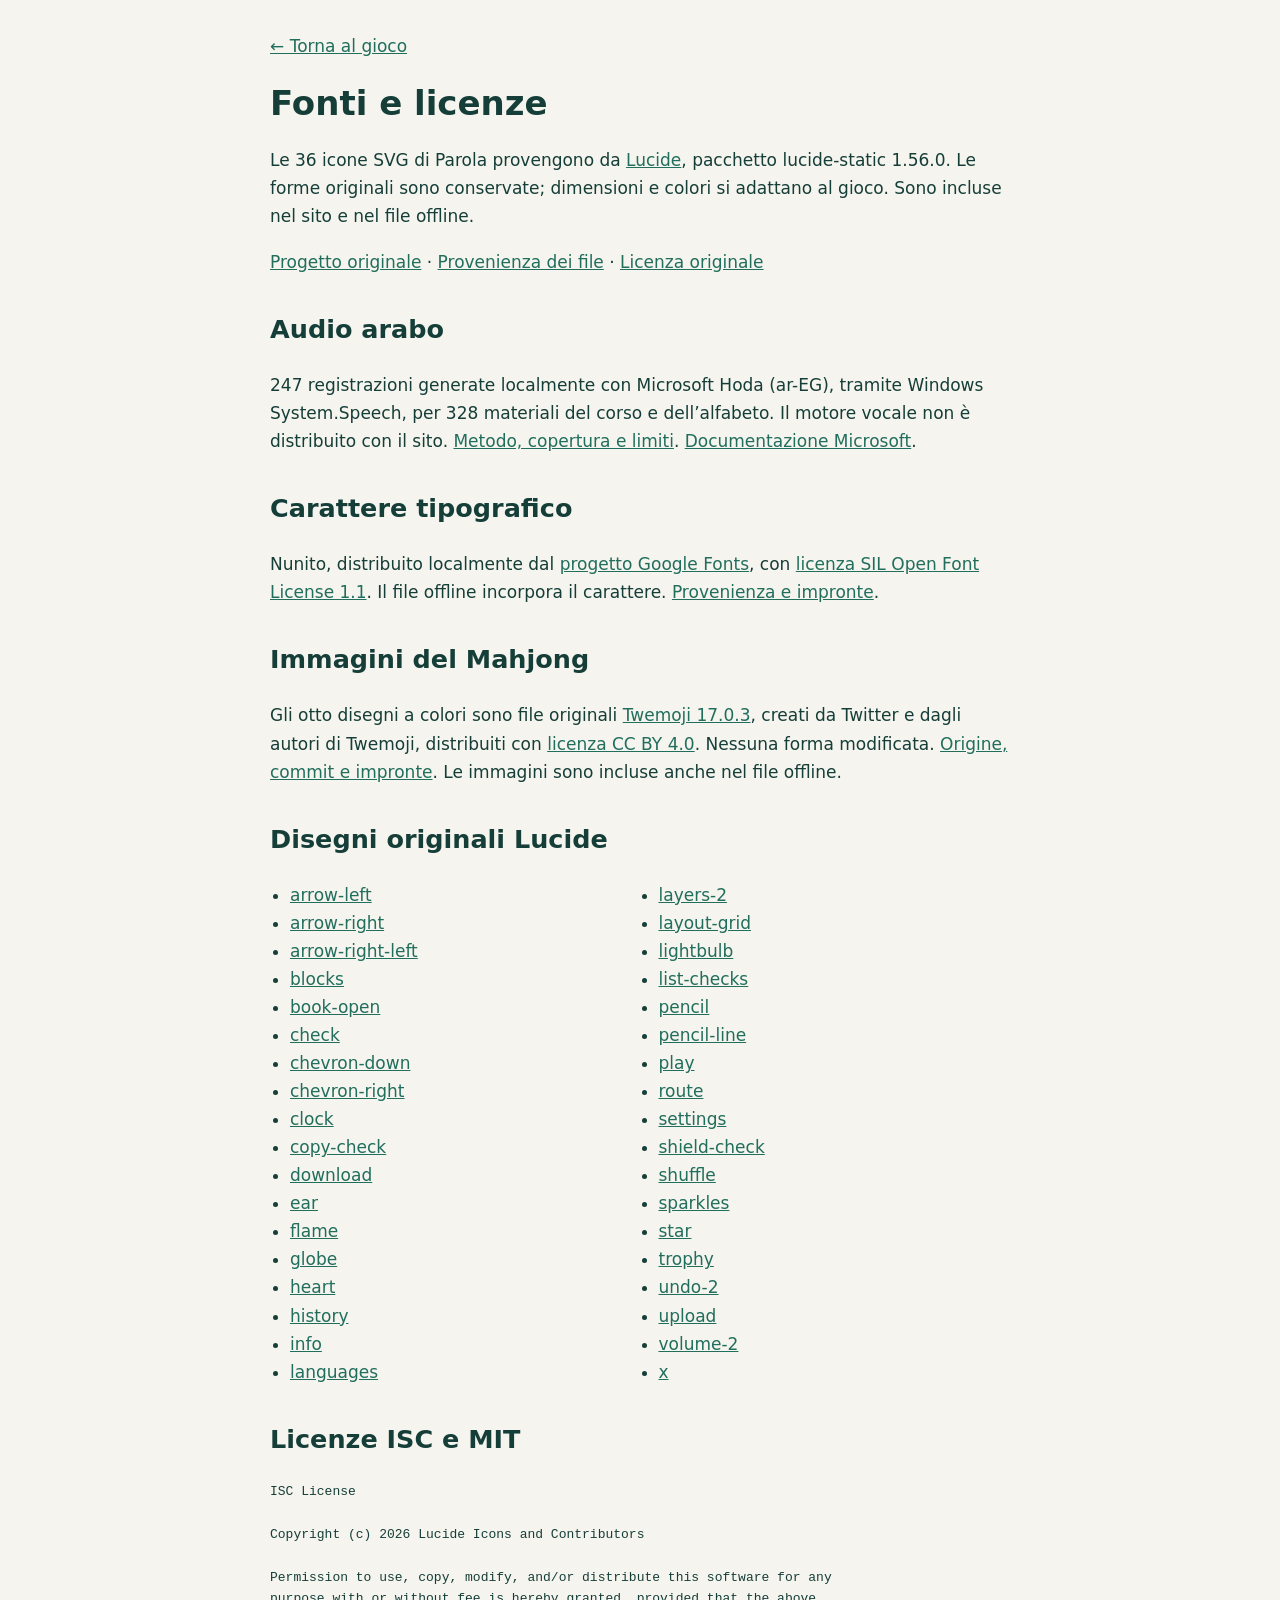
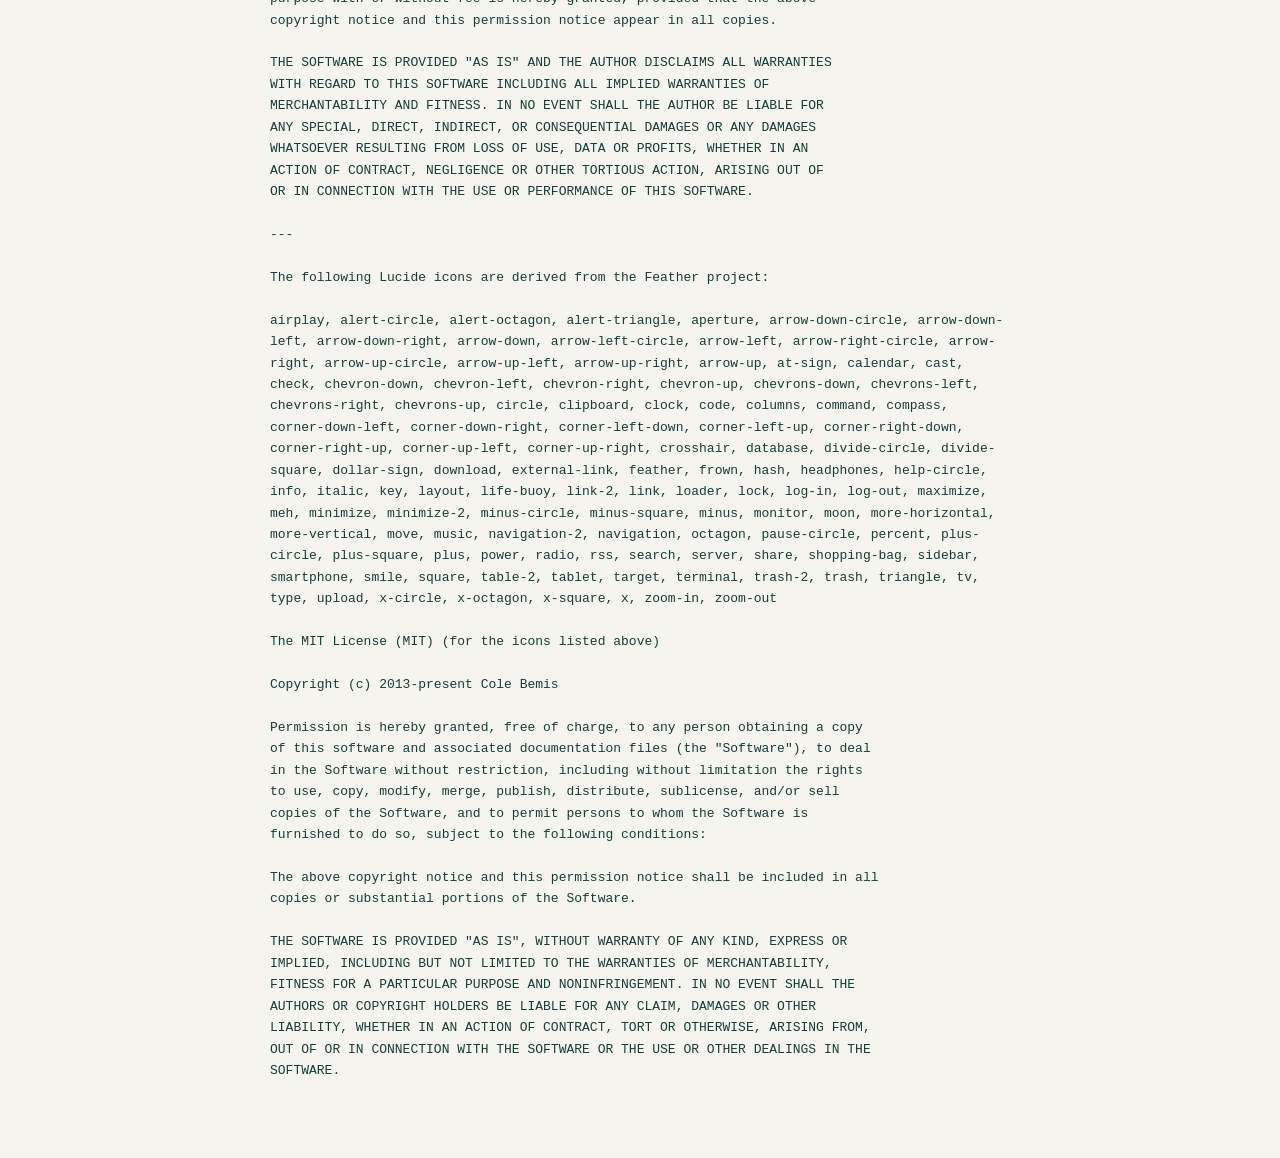
<file: credits.html>
<!doctype html><html lang="it"><head><meta charset="utf-8"><meta name="viewport" content="width=device-width,initial-scale=1,viewport-fit=cover"><meta name="application-version" content="6.11.2"><title>Fonti e licenze — Parola 6.11.2</title><link rel="icon" href="./icon.svg"><style>body{margin:0;background:#f5f4ee;color:#163e38;font:17px/1.65 system-ui,sans-serif}main{max-width:740px;margin:auto;padding:32px 24px 64px}a{color:#216e5d}h1{line-height:1.2}h2{margin-top:32px}ul{columns:2; padding-inline-start:20px}pre{white-space:pre-wrap;overflow-wrap:anywhere;font:13px/1.65 ui-monospace,monospace}a:focus-visible{outline:3px solid #7461a4;outline-offset:4px}</style></head><body><main><a href="./">← Torna al gioco</a><h1>Fonti e licenze</h1><p>Le 36 icone SVG di Parola provengono da <a href="https://lucide.dev/">Lucide</a>, pacchetto lucide-static 1.56.0. Le forme originali sono conservate; dimensioni e colori si adattano al gioco. Sono incluse nel sito e nel file offline.</p><p><a href="https://github.com/lucide-icons/lucide">Progetto originale</a> · <a href="./assets/icons/lucide/sources.json">Provenienza dei file</a> · <a href="./assets/icons/lucide/LICENSE">Licenza originale</a></p><h2>Audio arabo</h2><p>247 registrazioni generate localmente con Microsoft Hoda (ar-EG), tramite Windows System.Speech, per 328 materiali del corso e dell’alfabeto. Il motore vocale non è distribuito con il sito. <a href="./docs/AUDIO-ARABO-6.11.0.md">Metodo, copertura e limiti</a>. <a href="https://learn.microsoft.com/en-us/dotnet/api/system.speech.synthesis.speechsynthesizer">Documentazione Microsoft</a>.</p><h2>Carattere tipografico</h2><p>Nunito, distribuito localmente dal <a href="https://github.com/google/fonts/tree/main/ofl/nunito">progetto Google Fonts</a>, con <a href="./assets/fonts/OFL.txt">licenza SIL Open Font License 1.1</a>. Il file offline incorpora il carattere. <a href="./assets/fonts/sources.json">Provenienza e impronte</a>.</p><h2>Immagini del Mahjong</h2><p>Gli otto disegni a colori sono file originali <a href="https://github.com/jdecked/twemoji">Twemoji 17.0.3</a>, creati da Twitter e dagli autori di Twemoji, distribuiti con <a href="./assets/pictures/twemoji/LICENSE-GRAPHICS">licenza CC BY 4.0</a>. Nessuna forma modificata. <a href="./assets/pictures/twemoji/sources.json">Origine, commit e impronte</a>. Le immagini sono incluse anche nel file offline.</p><h2>Disegni originali Lucide</h2><ul><li><a href="./assets/icons/lucide/arrow-left.svg">arrow-left</a></li><li><a href="./assets/icons/lucide/arrow-right.svg">arrow-right</a></li><li><a href="./assets/icons/lucide/arrow-right-left.svg">arrow-right-left</a></li><li><a href="./assets/icons/lucide/blocks.svg">blocks</a></li><li><a href="./assets/icons/lucide/book-open.svg">book-open</a></li><li><a href="./assets/icons/lucide/check.svg">check</a></li><li><a href="./assets/icons/lucide/chevron-down.svg">chevron-down</a></li><li><a href="./assets/icons/lucide/chevron-right.svg">chevron-right</a></li><li><a href="./assets/icons/lucide/clock.svg">clock</a></li><li><a href="./assets/icons/lucide/copy-check.svg">copy-check</a></li><li><a href="./assets/icons/lucide/download.svg">download</a></li><li><a href="./assets/icons/lucide/ear.svg">ear</a></li><li><a href="./assets/icons/lucide/flame.svg">flame</a></li><li><a href="./assets/icons/lucide/globe.svg">globe</a></li><li><a href="./assets/icons/lucide/heart.svg">heart</a></li><li><a href="./assets/icons/lucide/history.svg">history</a></li><li><a href="./assets/icons/lucide/info.svg">info</a></li><li><a href="./assets/icons/lucide/languages.svg">languages</a></li><li><a href="./assets/icons/lucide/layers-2.svg">layers-2</a></li><li><a href="./assets/icons/lucide/layout-grid.svg">layout-grid</a></li><li><a href="./assets/icons/lucide/lightbulb.svg">lightbulb</a></li><li><a href="./assets/icons/lucide/list-checks.svg">list-checks</a></li><li><a href="./assets/icons/lucide/pencil.svg">pencil</a></li><li><a href="./assets/icons/lucide/pencil-line.svg">pencil-line</a></li><li><a href="./assets/icons/lucide/play.svg">play</a></li><li><a href="./assets/icons/lucide/route.svg">route</a></li><li><a href="./assets/icons/lucide/settings.svg">settings</a></li><li><a href="./assets/icons/lucide/shield-check.svg">shield-check</a></li><li><a href="./assets/icons/lucide/shuffle.svg">shuffle</a></li><li><a href="./assets/icons/lucide/sparkles.svg">sparkles</a></li><li><a href="./assets/icons/lucide/star.svg">star</a></li><li><a href="./assets/icons/lucide/trophy.svg">trophy</a></li><li><a href="./assets/icons/lucide/undo-2.svg">undo-2</a></li><li><a href="./assets/icons/lucide/upload.svg">upload</a></li><li><a href="./assets/icons/lucide/volume-2.svg">volume-2</a></li><li><a href="./assets/icons/lucide/x.svg">x</a></li></ul><h2>Licenze ISC e MIT</h2><pre>ISC License

Copyright (c) 2026 Lucide Icons and Contributors

Permission to use, copy, modify, and/or distribute this software for any
purpose with or without fee is hereby granted, provided that the above
copyright notice and this permission notice appear in all copies.

THE SOFTWARE IS PROVIDED &quot;AS IS&quot; AND THE AUTHOR DISCLAIMS ALL WARRANTIES
WITH REGARD TO THIS SOFTWARE INCLUDING ALL IMPLIED WARRANTIES OF
MERCHANTABILITY AND FITNESS. IN NO EVENT SHALL THE AUTHOR BE LIABLE FOR
ANY SPECIAL, DIRECT, INDIRECT, OR CONSEQUENTIAL DAMAGES OR ANY DAMAGES
WHATSOEVER RESULTING FROM LOSS OF USE, DATA OR PROFITS, WHETHER IN AN
ACTION OF CONTRACT, NEGLIGENCE OR OTHER TORTIOUS ACTION, ARISING OUT OF
OR IN CONNECTION WITH THE USE OR PERFORMANCE OF THIS SOFTWARE.

---

The following Lucide icons are derived from the Feather project:

airplay, alert-circle, alert-octagon, alert-triangle, aperture, arrow-down-circle, arrow-down-left, arrow-down-right, arrow-down, arrow-left-circle, arrow-left, arrow-right-circle, arrow-right, arrow-up-circle, arrow-up-left, arrow-up-right, arrow-up, at-sign, calendar, cast, check, chevron-down, chevron-left, chevron-right, chevron-up, chevrons-down, chevrons-left, chevrons-right, chevrons-up, circle, clipboard, clock, code, columns, command, compass, corner-down-left, corner-down-right, corner-left-down, corner-left-up, corner-right-down, corner-right-up, corner-up-left, corner-up-right, crosshair, database, divide-circle, divide-square, dollar-sign, download, external-link, feather, frown, hash, headphones, help-circle, info, italic, key, layout, life-buoy, link-2, link, loader, lock, log-in, log-out, maximize, meh, minimize, minimize-2, minus-circle, minus-square, minus, monitor, moon, more-horizontal, more-vertical, move, music, navigation-2, navigation, octagon, pause-circle, percent, plus-circle, plus-square, plus, power, radio, rss, search, server, share, shopping-bag, sidebar, smartphone, smile, square, table-2, tablet, target, terminal, trash-2, trash, triangle, tv, type, upload, x-circle, x-octagon, x-square, x, zoom-in, zoom-out

The MIT License (MIT) (for the icons listed above)

Copyright (c) 2013-present Cole Bemis

Permission is hereby granted, free of charge, to any person obtaining a copy
of this software and associated documentation files (the &quot;Software&quot;), to deal
in the Software without restriction, including without limitation the rights
to use, copy, modify, merge, publish, distribute, sublicense, and/or sell
copies of the Software, and to permit persons to whom the Software is
furnished to do so, subject to the following conditions:

The above copyright notice and this permission notice shall be included in all
copies or substantial portions of the Software.

THE SOFTWARE IS PROVIDED &quot;AS IS&quot;, WITHOUT WARRANTY OF ANY KIND, EXPRESS OR
IMPLIED, INCLUDING BUT NOT LIMITED TO THE WARRANTIES OF MERCHANTABILITY,
FITNESS FOR A PARTICULAR PURPOSE AND NONINFRINGEMENT. IN NO EVENT SHALL THE
AUTHORS OR COPYRIGHT HOLDERS BE LIABLE FOR ANY CLAIM, DAMAGES OR OTHER
LIABILITY, WHETHER IN AN ACTION OF CONTRACT, TORT OR OTHERWISE, ARISING FROM,
OUT OF OR IN CONNECTION WITH THE SOFTWARE OR THE USE OR OTHER DEALINGS IN THE
SOFTWARE.
</pre></main></body></html>
</file>
